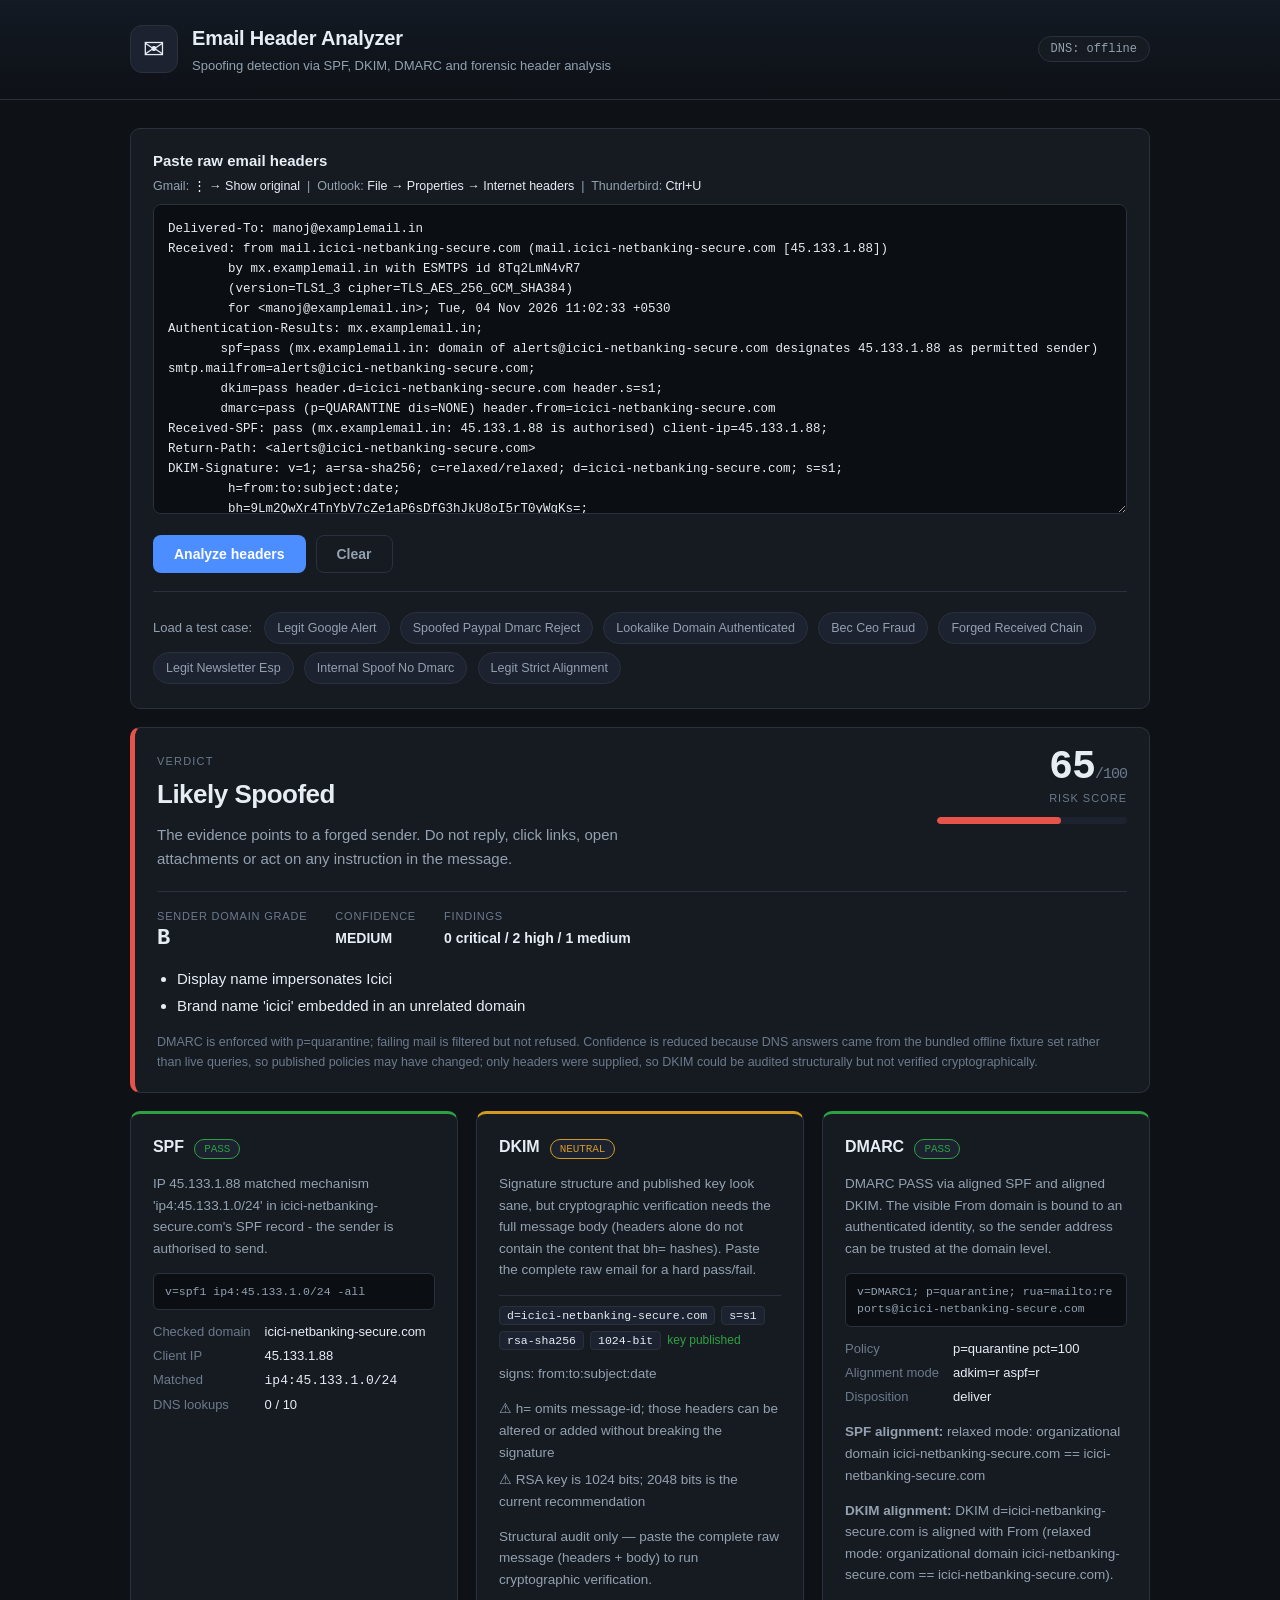
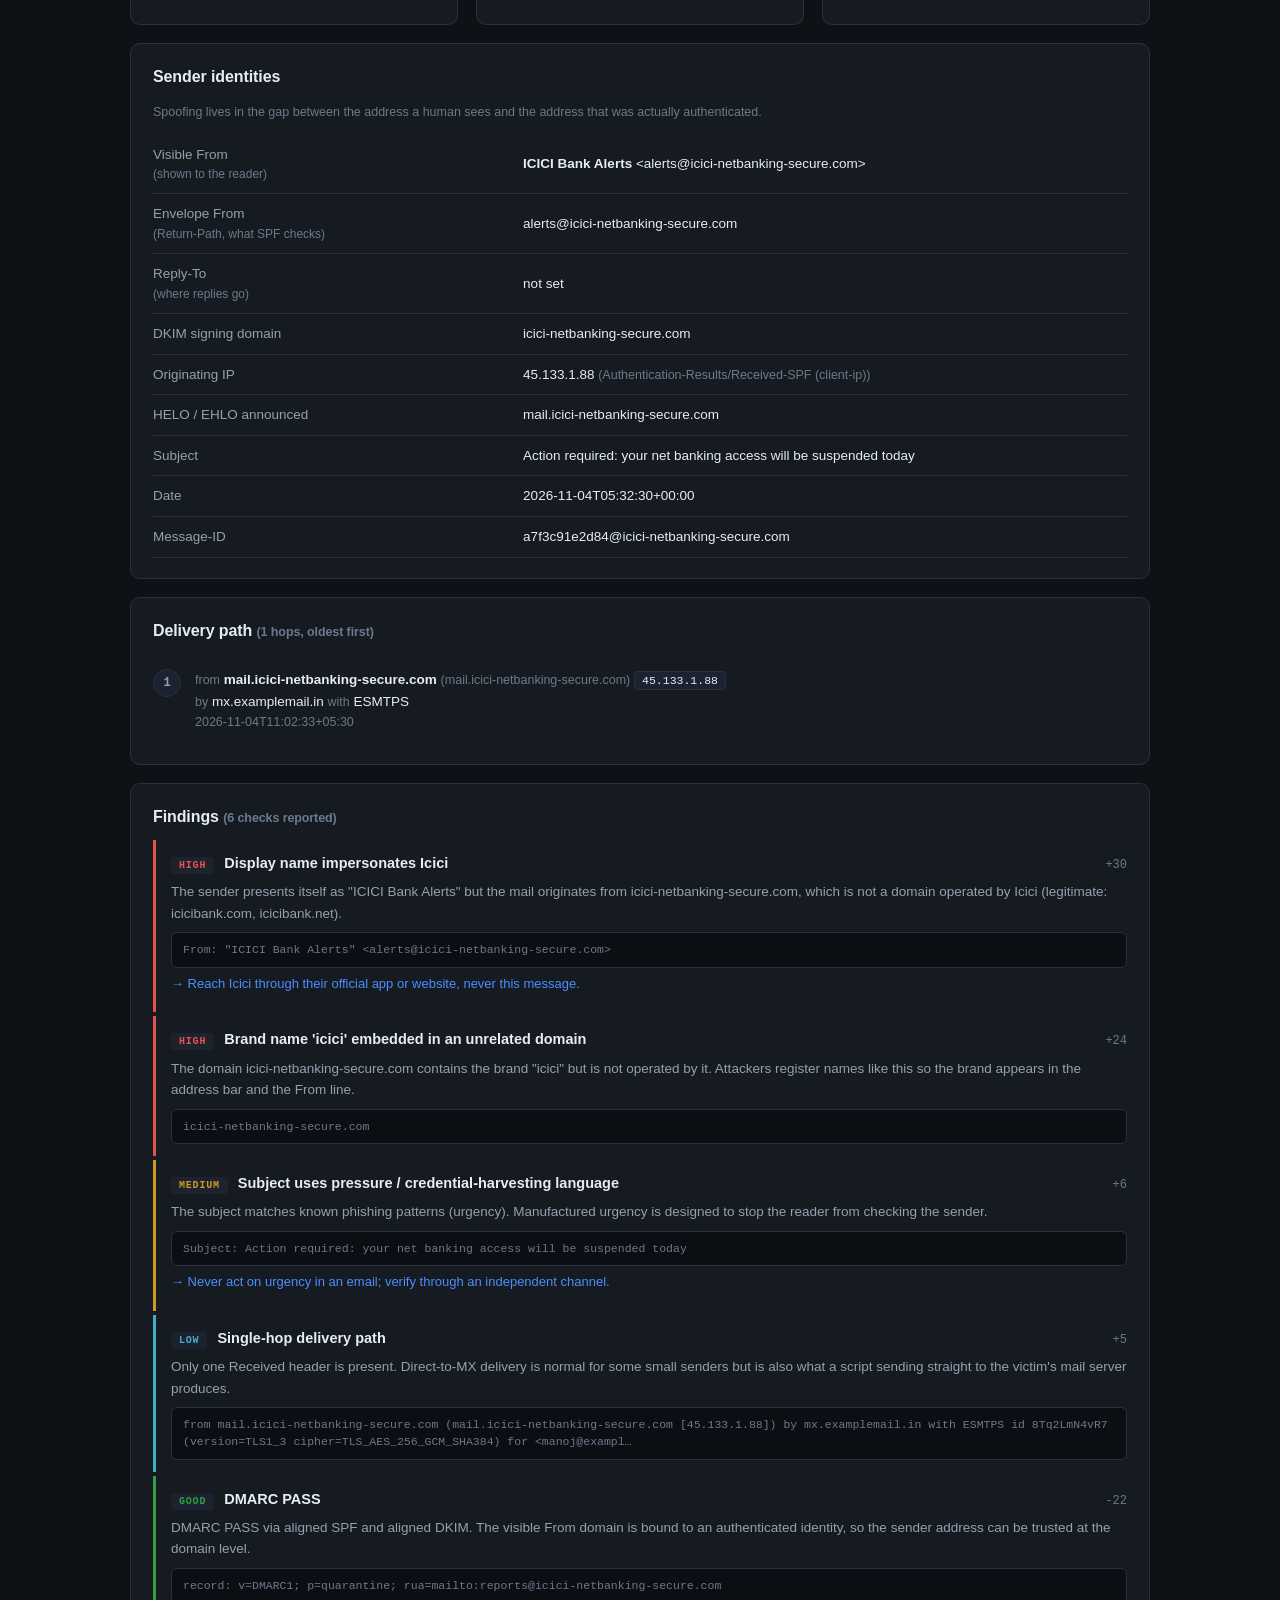
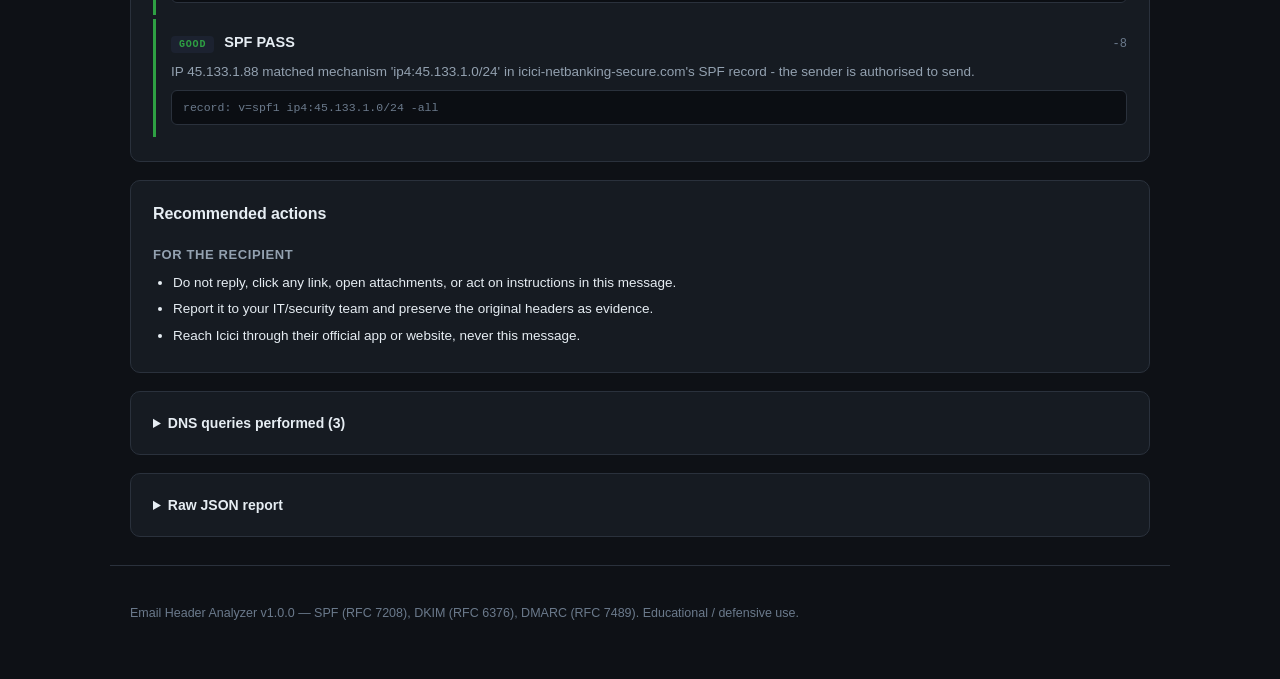
<file: sample_report.html>
<!DOCTYPE html>
<html lang="en">
<head>
<meta charset="utf-8">
<meta name="viewport" content="width=device-width, initial-scale=1">
<title>Email Header Analyzer &mdash; Spoofing Detection</title>
<style>
/* Email Header Analyzer - interface styles */

:root {
  --bg:        #0e1116;
  --panel:     #161b22;
  --panel-2:   #1c2230;
  --line:      #2a313c;
  --ink:       #e6edf3;
  --ink-dim:   #93a1b0;
  --ink-faint: #6b7a8c;
  --accent:    #4c8dff;

  --ok:       #2ea043;
  --low:      #3fb0c9;
  --warn:     #d29922;
  --bad:      #e5534b;
  --critical: #b62324;

  --radius: 10px;
  --mono: ui-monospace, SFMono-Regular, "SF Mono", Menlo, Consolas, monospace;
}

* { box-sizing: border-box; }

body {
  margin: 0;
  background: var(--bg);
  color: var(--ink);
  font: 15px/1.6 -apple-system, BlinkMacSystemFont, "Segoe UI", Roboto, Inter, sans-serif;
  -webkit-font-smoothing: antialiased;
}

.wrap { max-width: 1060px; margin: 0 auto; padding: 0 20px; }

/* ---------------- masthead ---------------- */
.masthead {
  border-bottom: 1px solid var(--line);
  background: linear-gradient(180deg, #131a24, #0e1116);
  padding: 22px 0;
  margin-bottom: 28px;
}
.masthead .wrap { display: flex; align-items: center; justify-content: space-between; gap: 16px; }
.brand { display: flex; align-items: center; gap: 14px; }
.logo {
  font-size: 26px; width: 48px; height: 48px; flex: none;
  display: grid; place-items: center;
  background: var(--panel-2); border: 1px solid var(--line); border-radius: 12px;
}
.masthead h1 { font-size: 20px; margin: 0; letter-spacing: -0.2px; }
.tagline { margin: 2px 0 0; color: var(--ink-dim); font-size: 13px; }
.dns-badge {
  font: 12px var(--mono); color: var(--ink-dim);
  border: 1px solid var(--line); border-radius: 999px; padding: 5px 12px;
  background: var(--panel); white-space: nowrap;
}

/* ---------------- cards ---------------- */
.card {
  background: var(--panel);
  border: 1px solid var(--line);
  border-radius: var(--radius);
  padding: 20px 22px;
  margin-bottom: 18px;
}
.card h3 { margin: 0 0 10px; font-size: 16px; letter-spacing: -0.1px; }
.card h4 { margin: 18px 0 6px; font-size: 13px; text-transform: uppercase;
           letter-spacing: 0.6px; color: var(--ink-dim); }

.alert {
  background: rgba(229,83,75,.12); border: 1px solid var(--bad);
  color: #ffb3ae; padding: 12px 16px; border-radius: var(--radius); margin-bottom: 18px;
}

/* ---------------- input ---------------- */
.field-label { display: block; font-weight: 600; margin-bottom: 8px; }
.hint { display: block; font-weight: 400; font-size: 12.5px; color: var(--ink-dim); margin-top: 3px; }
.hint em { color: var(--ink); font-style: normal; }

textarea {
  width: 100%; background: #0b0e13; color: var(--ink);
  border: 1px solid var(--line); border-radius: 8px;
  padding: 14px; font: 12.5px/1.6 var(--mono); resize: vertical;
}
textarea:focus { outline: none; border-color: var(--accent); box-shadow: 0 0 0 3px rgba(76,141,255,.15); }

.actions { display: flex; gap: 10px; margin-top: 14px; }
.btn-primary, .btn-ghost {
  font-size: 14px; font-weight: 600; padding: 10px 20px;
  border-radius: 8px; cursor: pointer; border: 1px solid transparent;
}
.btn-primary { background: var(--accent); color: #fff; }
.btn-primary:hover { background: #3b7ef0; }
.btn-ghost { background: transparent; color: var(--ink-dim); border-color: var(--line); }
.btn-ghost:hover { color: var(--ink); border-color: var(--ink-faint); }

.samples { margin-top: 18px; padding-top: 16px; border-top: 1px solid var(--line); }
.samples-label { font-size: 13px; color: var(--ink-dim); margin-right: 8px; }
.chip {
  display: inline-block; margin: 4px 6px 4px 0; padding: 5px 12px;
  background: var(--panel-2); border: 1px solid var(--line); border-radius: 999px;
  color: var(--ink-dim); text-decoration: none; font-size: 12.5px;
}
.chip:hover { color: var(--ink); border-color: var(--accent); }

/* ---------------- verdict ---------------- */
.verdict { border-left: 5px solid var(--low); }
.band-ok       { border-left-color: var(--ok); }
.band-low      { border-left-color: var(--low); }
.band-warn     { border-left-color: var(--warn); }
.band-bad      { border-left-color: var(--bad); }
.band-critical { border-left-color: var(--critical); }

.band-ok .gauge-fill       { background: var(--ok); }
.band-low .gauge-fill      { background: var(--low); }
.band-warn .gauge-fill     { background: var(--warn); }
.band-bad .gauge-fill      { background: var(--bad); }
.band-critical .gauge-fill { background: var(--critical); }

.verdict-main { display: flex; justify-content: space-between; gap: 28px; align-items: flex-start; }
.verdict-text h2 { margin: 2px 0 8px; font-size: 26px; letter-spacing: -0.5px; }
.verdict-text p { margin: 0; color: var(--ink-dim); max-width: 60ch; }
.eyebrow { font-size: 11px; text-transform: uppercase; letter-spacing: 1.2px; color: var(--ink-faint); }

.gauge { text-align: right; flex: none; min-width: 190px; }
.gauge-number { font: 700 40px/1 var(--mono); letter-spacing: -1px; }
.gauge-number span { font-size: 15px; color: var(--ink-faint); font-weight: 400; }
.gauge-label { font-size: 11px; text-transform: uppercase; letter-spacing: 1px; color: var(--ink-faint); margin-top: 2px; }
.gauge-track { height: 7px; background: var(--panel-2); border-radius: 999px; margin-top: 10px; overflow: hidden; }
.gauge-fill { height: 100%; border-radius: 999px; }

.verdict-meta { display: flex; flex-wrap: wrap; gap: 28px; margin-top: 20px;
                padding-top: 16px; border-top: 1px solid var(--line); }
.meta-k { display: block; font-size: 11px; text-transform: uppercase;
          letter-spacing: 0.8px; color: var(--ink-faint); }
.meta-v { font-weight: 600; font-size: 14px; }
.meta-v.grade { font: 700 22px var(--mono); }

.reasons { margin: 16px 0 0; padding-left: 20px; }
.reasons li { margin: 3px 0; }
.fineprint { font-size: 12.5px; color: var(--ink-faint); margin: 14px 0 0; }

/* ---------------- authentication cards ---------------- */
.auth-grid { display: grid; grid-template-columns: repeat(auto-fit, minmax(300px, 1fr)); gap: 18px; }
.auth { border-top: 3px solid var(--line); }
.auth p { font-size: 13.5px; color: var(--ink-dim); }
.res-pass { border-top-color: var(--ok); }
.res-fail { border-top-color: var(--bad); }
.res-warn { border-top-color: var(--warn); }
.res-none { border-top-color: var(--ink-faint); }

.pill { font: 11px var(--mono); padding: 3px 9px; border-radius: 999px;
        background: var(--panel-2); border: 1px solid var(--line); margin-left: 6px; }
.res-pass .pill { color: var(--ok); border-color: var(--ok); }
.res-fail .pill { color: var(--bad); border-color: var(--bad); }
.res-warn .pill { color: var(--warn); border-color: var(--warn); }

.rec { background: #0b0e13; border: 1px solid var(--line); border-radius: 6px;
       padding: 9px 11px; font: 11.5px/1.5 var(--mono); overflow-x: auto;
       white-space: pre-wrap; word-break: break-all; color: var(--ink-dim); }

dl { display: grid; grid-template-columns: auto 1fr; gap: 3px 14px; margin: 12px 0 0; font-size: 13px; }
dt { color: var(--ink-faint); }
dd { margin: 0; }

.sig { border-top: 1px solid var(--line); padding-top: 10px; margin-top: 10px; }
.sig-head { display: flex; flex-wrap: wrap; gap: 6px; align-items: center; }
.sig-head code, .hop-body code {
  font: 11.5px var(--mono); background: var(--panel-2);
  border: 1px solid var(--line); border-radius: 4px; padding: 2px 7px;
}
.tick  { color: var(--ok);  font-size: 12px; }
.cross { color: var(--bad); font-size: 12px; }
.warn  { color: var(--warn); font-size: 12.5px; margin: 6px 0; }
.muted { color: var(--ink-faint); font-size: 12.5px; }

/* ---------------- tables ---------------- */
table.kv { width: 100%; border-collapse: collapse; font-size: 13.5px; margin-top: 10px; }
table.kv th { text-align: left; font-weight: 500; color: var(--ink-dim);
              padding: 9px 14px 9px 0; vertical-align: top; width: 38%;
              border-bottom: 1px solid var(--line); }
table.kv th em { color: var(--ink-faint); font-style: normal; font-size: 12px; display: block; }
table.kv td { padding: 9px 0; border-bottom: 1px solid var(--line); word-break: break-word; }
td.highlight { color: var(--warn); font-weight: 600; }

table.dnslog { width: 100%; border-collapse: collapse; font-size: 12px; margin-top: 12px; }
table.dnslog th { text-align: left; color: var(--ink-faint); padding: 6px 10px 6px 0;
                  border-bottom: 1px solid var(--line); font-weight: 500; }
table.dnslog td { padding: 5px 10px 5px 0; border-bottom: 1px solid #20262f; vertical-align: top; }
table.dnslog .ans { font: 11px var(--mono); color: var(--ink-dim); word-break: break-all; max-width: 420px; }

/* ---------------- hops ---------------- */
ol.hops { list-style: none; margin: 14px 0 0; padding: 0; }
ol.hops li { display: flex; gap: 14px; padding: 12px 0; border-bottom: 1px solid var(--line); }
ol.hops li:last-child { border-bottom: none; }
.hop-n { flex: none; width: 28px; height: 28px; border-radius: 50%;
         background: var(--panel-2); border: 1px solid var(--line);
         display: grid; place-items: center; font: 600 12px var(--mono); color: var(--ink-dim); }
.hop-body { font-size: 13.5px; }
.hop-bad .hop-n { border-color: var(--bad); color: var(--bad); }
.badge, .badge-bad { font: 11px var(--mono); padding: 2px 8px; border-radius: 999px;
                     background: var(--panel-2); border: 1px solid var(--line); margin-left: 6px; }
.badge-bad { color: var(--bad); border-color: var(--bad); }

/* ---------------- findings ---------------- */
.finding { border-left: 3px solid var(--line); padding: 12px 0 12px 15px; margin-bottom: 4px; }
.finding p { margin: 6px 0; font-size: 13.5px; color: var(--ink-dim); }
.finding-head { display: flex; align-items: baseline; gap: 10px; flex-wrap: wrap; }
.finding-title { font-weight: 600; font-size: 14.5px; color: var(--ink); }
.sev { font: 700 10px var(--mono); letter-spacing: 0.8px; padding: 3px 8px;
       border-radius: 4px; background: var(--panel-2); }
.score { margin-left: auto; font: 12px var(--mono); color: var(--ink-faint); }

.sev-critical { border-left-color: var(--critical); }
.sev-critical .sev { background: var(--critical); color: #fff; }
.sev-high { border-left-color: var(--bad); }
.sev-high .sev { color: var(--bad); }
.sev-medium { border-left-color: var(--warn); }
.sev-medium .sev { color: var(--warn); }
.sev-low { border-left-color: var(--low); }
.sev-low .sev { color: var(--low); }
.sev-good { border-left-color: var(--ok); }
.sev-good .sev { color: var(--ok); }
.sev-info .sev { color: var(--ink-faint); }

.evidence { background: #0b0e13; border: 1px solid var(--line); border-radius: 6px;
            padding: 8px 11px; font: 11.5px/1.5 var(--mono); color: var(--ink-faint);
            overflow-x: auto; white-space: pre-wrap; word-break: break-word; margin: 8px 0 0; }
.rec-line { color: var(--accent) !important; font-size: 13px !important; }

ul.recs { margin: 6px 0 0; padding-left: 20px; }
ul.recs li { margin: 5px 0; font-size: 13.5px; }

/* ---------------- details ---------------- */
details summary { cursor: pointer; font-weight: 600; font-size: 14px; }
details summary::-webkit-details-marker { color: var(--ink-faint); }
pre.json { background: #0b0e13; border: 1px solid var(--line); border-radius: 6px;
           padding: 14px; font: 11.5px/1.5 var(--mono); color: var(--ink-dim);
           max-height: 460px; overflow: auto; margin-top: 12px; }

.foot { color: var(--ink-faint); font-size: 12.5px; padding: 24px 20px 40px;
        border-top: 1px solid var(--line); margin-top: 28px; }

@media (max-width: 680px) {
  .verdict-main { flex-direction: column; }
  .gauge { text-align: left; }
  .masthead .wrap { flex-direction: column; align-items: flex-start; }
  table.kv th { width: 44%; }
}

</style>
</head>
<body>

<header class="masthead">
  <div class="wrap">
    <div class="brand">
      <span class="logo">&#9993;</span>
      <div>
        <h1>Email Header Analyzer</h1>
        <p class="tagline">Spoofing detection via SPF, DKIM, DMARC and forensic header analysis</p>
      </div>
    </div>
    <span class="dns-badge" title="DNS resolution mode">DNS: offline</span>
  </div>
</header>

<main class="wrap">

  

  <section class="card input-card">
    <form onsubmit="return false">
      <label for="headers" class="field-label">
        Paste raw email headers
        <span class="hint">Gmail: <em>&#8942; &rarr; Show original</em> &nbsp;|&nbsp;
          Outlook: <em>File &rarr; Properties &rarr; Internet headers</em> &nbsp;|&nbsp;
          Thunderbird: <em>Ctrl+U</em></span>
      </label>
      <textarea id="headers" name="headers" rows="14" spellcheck="false"
                placeholder="Delivered-To: you@example.com&#10;Received: from ...&#10;Authentication-Results: ...&#10;From: ...&#10;Subject: ...">Delivered-To: manoj@examplemail.in
Received: from mail.icici-netbanking-secure.com (mail.icici-netbanking-secure.com [45.133.1.88])
        by mx.examplemail.in with ESMTPS id 8Tq2LmN4vR7
        (version=TLS1_3 cipher=TLS_AES_256_GCM_SHA384)
        for &lt;manoj@examplemail.in&gt;; Tue, 04 Nov 2026 11:02:33 +0530
Authentication-Results: mx.examplemail.in;
       spf=pass (mx.examplemail.in: domain of alerts@icici-netbanking-secure.com designates 45.133.1.88 as permitted sender) smtp.mailfrom=alerts@icici-netbanking-secure.com;
       dkim=pass header.d=icici-netbanking-secure.com header.s=s1;
       dmarc=pass (p=QUARANTINE dis=NONE) header.from=icici-netbanking-secure.com
Received-SPF: pass (mx.examplemail.in: 45.133.1.88 is authorised) client-ip=45.133.1.88;
Return-Path: &lt;alerts@icici-netbanking-secure.com&gt;
DKIM-Signature: v=1; a=rsa-sha256; c=relaxed/relaxed; d=icici-netbanking-secure.com; s=s1;
        h=from:to:subject:date;
        bh=9Lm2QwXr4TnYbV7cZe1aP6sDfG3hJkU8oI5rT0yWqKs=;
        b=Hn4kPwQ2mLxR9vBcT7yZaE1sDgF6jU0oXiR8kQaP2nZlE5yHbD9cVwSjU7tOmG3xKf
         A1dNqY8rLpZw6vBhT4cJmE0sXgI9uRtFyO2aQdWkN5bHlP7zCvMjS8eKxA1nTgY4rD6
         pQmLfX2wZaB9tVsE3hKcNyU0oIjRgT7lMdPbA5xWnQ4vCeH1kFzSu8ryJmO6qXtGwP
From: &#34;ICICI Bank Alerts&#34; &lt;alerts@icici-netbanking-secure.com&gt;
To: manoj@examplemail.in
Subject: Action required: your net banking access will be suspended today
Date: Tue, 04 Nov 2026 05:32:30 +0000
Message-ID: &lt;a7f3c91e2d84@icici-netbanking-secure.com&gt;
MIME-Version: 1.0
Content-Type: text/html; charset=&#34;UTF-8&#34;
</textarea>
      <div class="actions">
        <button type="submit" class="btn-primary">Analyze headers</button>
        <button type="reset" class="btn-ghost" onclick="document.getElementById('headers').value='';return false;">Clear</button>
      </div>
    </form>

    <div class="samples">
      <span class="samples-label">Load a test case:</span>
      
        <a class="chip" href="/sample/01_legit_google_alert.eml">Legit Google Alert</a>
      
        <a class="chip" href="/sample/02_spoofed_paypal_dmarc_reject.eml">Spoofed Paypal Dmarc Reject</a>
      
        <a class="chip" href="/sample/03_lookalike_domain_authenticated.eml">Lookalike Domain Authenticated</a>
      
        <a class="chip" href="/sample/04_bec_ceo_fraud.eml">Bec Ceo Fraud</a>
      
        <a class="chip" href="/sample/05_forged_received_chain.eml">Forged Received Chain</a>
      
        <a class="chip" href="/sample/06_legit_newsletter_esp.eml">Legit Newsletter Esp</a>
      
        <a class="chip" href="/sample/07_internal_spoof_no_dmarc.eml">Internal Spoof No Dmarc</a>
      
        <a class="chip" href="/sample/08_legit_strict_alignment.eml">Legit Strict Alignment</a>
      
    </div>
  </section>

  
  
  
  
  

  <section class="card verdict band-bad">
    <div class="verdict-main">
      <div class="verdict-text">
        <span class="eyebrow">Verdict</span>
        <h2>Likely Spoofed</h2>
        <p>The evidence points to a forged sender. Do not reply, click links, open attachments or act on any instruction in the message.</p>
      </div>
      <div class="gauge">
        <div class="gauge-number">65<span>/100</span></div>
        <div class="gauge-label">risk score</div>
        <div class="gauge-track"><div class="gauge-fill" style="width: 65%"></div></div>
      </div>
    </div>

    <div class="verdict-meta">
      <div><span class="meta-k">Sender domain grade</span><span class="meta-v grade">B</span></div>
      <div><span class="meta-k">Confidence</span><span class="meta-v">MEDIUM</span></div>
      <div><span class="meta-k">Findings</span><span class="meta-v">0 critical / 2 high / 1 medium</span></div>
    </div>

    
    <ul class="reasons">
      <li>Display name impersonates Icici</li><li>Brand name &#39;icici&#39; embedded in an unrelated domain</li>
    </ul>
    
    <p class="fineprint">DMARC is enforced with p=quarantine; failing mail is filtered but not refused. Confidence is reduced because DNS answers came from the bundled offline fixture set rather than live queries, so published policies may have changed; only headers were supplied, so DKIM could be audited structurally but not verified cryptographically.</p>
  </section>

  <section class="auth-grid">
    <div class="card auth res-pass">
      <h3>SPF <span class="pill">PASS</span></h3>
      <p>IP 45.133.1.88 matched mechanism &#39;ip4:45.133.1.0/24&#39; in icici-netbanking-secure.com&#39;s SPF record - the sender is authorised to send.</p>
      <pre class="rec">v=spf1 ip4:45.133.1.0/24 -all</pre>
      <dl>
        <dt>Checked domain</dt><dd>icici-netbanking-secure.com</dd>
        <dt>Client IP</dt><dd>45.133.1.88</dd>
        <dt>Matched</dt><dd><code>ip4:45.133.1.0/24</code></dd>
        <dt>DNS lookups</dt><dd>0 / 10</dd>
      </dl>
      
    </div>

    <div class="card auth res-warn">
      <h3>DKIM <span class="pill">NEUTRAL</span></h3>
      <p>Signature structure and published key look sane, but cryptographic verification needs the full message body (headers alone do not contain the content that bh= hashes). Paste the complete raw email for a hard pass/fail.</p>
      
        <div class="sig">
          <div class="sig-head">
            <code>d=icici-netbanking-secure.com</code> <code>s=s1</code>
            <code>rsa-sha256</code>
            <code>1024-bit</code>
            <span class="tick">key published</span>
            
          </div>
          <p class="muted">signs: from:to:subject:date</p>
          <p class="warn">⚠ h= omits message-id; those headers can be altered or added without breaking the signature</p><p class="warn">⚠ RSA key is 1024 bits; 2048 bits is the current recommendation</p>
        </div>
      
      
        <p class="muted">Structural audit only — paste the complete raw message (headers + body)
        to run cryptographic verification.</p>
      
    </div>

    <div class="card auth res-pass">
      <h3>DMARC <span class="pill">PASS</span></h3>
      <p>DMARC PASS via aligned SPF and aligned DKIM. The visible From domain is bound to an authenticated identity, so the sender address can be trusted at the domain level.</p>
      <pre class="rec">v=DMARC1; p=quarantine; rua=mailto:reports@icici-netbanking-secure.com</pre>
      <dl>
        <dt>Policy</dt><dd>p=quarantine pct=100</dd>
        <dt>Alignment mode</dt><dd>adkim=r aspf=r</dd>
        <dt>Disposition</dt><dd>deliver</dd>
      </dl>
      <p class="muted"><strong>SPF alignment:</strong> relaxed mode: organizational domain icici-netbanking-secure.com == icici-netbanking-secure.com</p>
      <p class="muted"><strong>DKIM alignment:</strong> DKIM d=icici-netbanking-secure.com is aligned with From (relaxed mode: organizational domain icici-netbanking-secure.com == icici-netbanking-secure.com).</p>
      
    </div>
  </section>

  <section class="card">
    <h3>Sender identities</h3>
    <p class="muted">Spoofing lives in the gap between the address a human sees and the
    address that was actually authenticated.</p>
    <table class="kv">
      <tr><th>Visible From <em>(shown to the reader)</em></th><td>
        <strong>ICICI Bank Alerts</strong> 
        &lt;alerts@icici-netbanking-secure.com&gt;</td></tr>
      <tr><th>Envelope From <em>(Return-Path, what SPF checks)</em></th><td>alerts@icici-netbanking-secure.com</td></tr>
      <tr><th>Reply-To <em>(where replies go)</em></th><td
        >not set</td></tr>
      <tr><th>DKIM signing domain</th><td>icici-netbanking-secure.com</td></tr>
      <tr><th>Originating IP</th><td>45.133.1.88
        <span class="muted">(Authentication-Results/Received-SPF (client-ip))</span></td></tr>
      <tr><th>HELO / EHLO announced</th><td>mail.icici-netbanking-secure.com</td></tr>
      <tr><th>Subject</th><td>Action required: your net banking access will be suspended today</td></tr>
      <tr><th>Date</th><td>2026-11-04T05:32:30+00:00</td></tr>
      <tr><th>Message-ID</th><td>a7f3c91e2d84@icici-netbanking-secure.com</td></tr>
    </table>
  </section>

  
  <section class="card">
    <h3>Delivery path <span class="muted">(1 hops, oldest first)</span></h3>
    <ol class="hops">
      
      <li class="">
        <div class="hop-n">1</div>
        <div class="hop-body">
          <div><span class="muted">from</span> <strong>mail.icici-netbanking-secure.com</strong>
            <span class="muted">(mail.icici-netbanking-secure.com)</span>
            <code>45.133.1.88</code></div>
          <div><span class="muted">by</span> mx.examplemail.in
            <span class="muted">with</span> ESMTPS</div>
          <div class="muted">2026-11-04T11:02:33+05:30
            
          </div>
        </div>
      </li>
      
    </ol>
  </section>
  

  <section class="card">
    <h3>Findings <span class="muted">(6 checks reported)</span></h3>
    
      <div class="finding sev-high">
        <div class="finding-head">
          <span class="sev">HIGH</span>
          <span class="finding-title">Display name impersonates Icici</span>
          <span class="score">+30</span>
        </div>
        <p>The sender presents itself as &#34;ICICI Bank Alerts&#34; but the mail originates from icici-netbanking-secure.com, which is not a domain operated by Icici (legitimate: icicibank.com, icicibank.net).</p>
        <pre class="evidence">From: &#34;ICICI Bank Alerts&#34; &lt;alerts@icici-netbanking-secure.com&gt;</pre>
        <p class="rec-line">&rarr; Reach Icici through their official app or website, never this message.</p>
      </div>
    
      <div class="finding sev-high">
        <div class="finding-head">
          <span class="sev">HIGH</span>
          <span class="finding-title">Brand name &#39;icici&#39; embedded in an unrelated domain</span>
          <span class="score">+24</span>
        </div>
        <p>The domain icici-netbanking-secure.com contains the brand &#34;icici&#34; but is not operated by it. Attackers register names like this so the brand appears in the address bar and the From line.</p>
        <pre class="evidence">icici-netbanking-secure.com</pre>
        
      </div>
    
      <div class="finding sev-medium">
        <div class="finding-head">
          <span class="sev">MEDIUM</span>
          <span class="finding-title">Subject uses pressure / credential-harvesting language</span>
          <span class="score">+6</span>
        </div>
        <p>The subject matches known phishing patterns (urgency). Manufactured urgency is designed to stop the reader from checking the sender.</p>
        <pre class="evidence">Subject: Action required: your net banking access will be suspended today</pre>
        <p class="rec-line">&rarr; Never act on urgency in an email; verify through an independent channel.</p>
      </div>
    
      <div class="finding sev-low">
        <div class="finding-head">
          <span class="sev">LOW</span>
          <span class="finding-title">Single-hop delivery path</span>
          <span class="score">+5</span>
        </div>
        <p>Only one Received header is present. Direct-to-MX delivery is normal for some small senders but is also what a script sending straight to the victim&#39;s mail server produces.</p>
        <pre class="evidence">from mail.icici-netbanking-secure.com (mail.icici-netbanking-secure.com [45.133.1.88]) by mx.examplemail.in with ESMTPS id 8Tq2LmN4vR7 (version=TLS1_3 cipher=TLS_AES_256_GCM_SHA384) for &lt;manoj@exampl…</pre>
        
      </div>
    
      <div class="finding sev-good">
        <div class="finding-head">
          <span class="sev">GOOD</span>
          <span class="finding-title">DMARC PASS</span>
          <span class="score">-22</span>
        </div>
        <p>DMARC PASS via aligned SPF and aligned DKIM. The visible From domain is bound to an authenticated identity, so the sender address can be trusted at the domain level.</p>
        <pre class="evidence">record: v=DMARC1; p=quarantine; rua=mailto:reports@icici-netbanking-secure.com</pre>
        
      </div>
    
      <div class="finding sev-good">
        <div class="finding-head">
          <span class="sev">GOOD</span>
          <span class="finding-title">SPF PASS</span>
          <span class="score">-8</span>
        </div>
        <p>IP 45.133.1.88 matched mechanism &#39;ip4:45.133.1.0/24&#39; in icici-netbanking-secure.com&#39;s SPF record - the sender is authorised to send.</p>
        <pre class="evidence">record: v=spf1 ip4:45.133.1.0/24 -all</pre>
        
      </div>
    
  </section>

  <section class="card">
    <h3>Recommended actions</h3>
    <h4>For the recipient</h4>
    <ul class="recs"><li>Do not reply, click any link, open attachments, or act on instructions in this message.</li><li>Report it to your IT/security team and preserve the original headers as evidence.</li><li>Reach Icici through their official app or website, never this message.</li></ul>
    
  </section>

  <details class="card">
    <summary>DNS queries performed (3)</summary>
    <table class="dnslog">
      <tr><th>Name</th><th>Type</th><th>Source</th><th>Answer</th></tr>
      
      <tr><td><code>icici-netbanking-secure.com</code></td><td>TXT</td><td>fixture</td>
          <td class="ans">v=spf1 ip4:45.133.1.0/24 -all</td></tr>
      
      <tr><td><code>s1._domainkey.icici-netbanking-secure.com</code></td><td>TXT</td><td>fixture</td>
          <td class="ans">v=DKIM1; k=rsa; p=MIGfMA0GCSqGSIb3DQEBAQUAA4GNADCBiQKBgQC6W2CAqUDZzLY0CTk5mLJPrD7IznXB5KodbRWm8QVnxTAXoa5JwaQ1hojnt331iMHwcRD8XEjWu8M6TZO7w+vILlBj2GsRdVhbf3AxguvvUmEmS+npd34brB0Ixw4U+6GJnawXKvrouPgISZyuT/Dtc6KxpgykVgvCpw706k/mMwIDAQAB</td></tr>
      
      <tr><td><code>_dmarc.icici-netbanking-secure.com</code></td><td>TXT</td><td>fixture</td>
          <td class="ans">v=DMARC1; p=quarantine; rua=mailto:reports@icici-netbanking-secure.com</td></tr>
      
    </table>
  </details>

  <details class="card">
    <summary>Raw JSON report</summary>
    <pre class="json">{
  &#34;meta&#34;: {
    &#34;tool&#34;: &#34;Email Header Analyzer for Spoofing Detection&#34;,
    &#34;version&#34;: &#34;1.0.0&#34;,
    &#34;analyzed_at&#34;: &#34;2026-11-10T05:13:44.282952+00:00&#34;,
    &#34;duration_seconds&#34;: 0.007,
    &#34;dns&#34;: {
      &#34;mode&#34;: &#34;offline&#34;,
      &#34;queries&#34;: 3,
      &#34;live_answers&#34;: 0,
      &#34;fixture_answers&#34;: 3,
      &#34;log&#34;: [
        {
          &#34;name&#34;: &#34;icici-netbanking-secure.com&#34;,
          &#34;type&#34;: &#34;TXT&#34;,
          &#34;source&#34;: &#34;fixture&#34;,
          &#34;records&#34;: &#34;v=spf1 ip4:45.133.1.0/24 -all&#34;,
          &#34;error&#34;: &#34;&#34;
        },
        {
          &#34;name&#34;: &#34;s1._domainkey.icici-netbanking-secure.com&#34;,
          &#34;type&#34;: &#34;TXT&#34;,
          &#34;source&#34;: &#34;fixture&#34;,
          &#34;records&#34;: &#34;v=DKIM1; k=rsa; p=MIGfMA0GCSqGSIb3DQEBAQUAA4GNADCBiQKBgQC6W2CAqUDZzLY0CTk5mLJPrD7IznXB5KodbRWm8QVnxTAXoa5JwaQ1hojnt331iMHwcRD8XEjWu8M6TZO7w+vILlBj2GsRdVhbf3AxguvvUmEmS+npd34brB0Ixw4U+6GJnawXKvrouPgISZyuT/Dtc6KxpgykVgvCpw706k/mMwIDAQAB&#34;,
          &#34;error&#34;: &#34;&#34;
        },
        {
          &#34;name&#34;: &#34;_dmarc.icici-netbanking-secure.com&#34;,
          &#34;type&#34;: &#34;TXT&#34;,
          &#34;source&#34;: &#34;fixture&#34;,
          &#34;records&#34;: &#34;v=DMARC1; p=quarantine; rua=mailto:reports@icici-netbanking-secure.com&#34;,
          &#34;error&#34;: &#34;&#34;
        }
      ]
    },
    &#34;dns_live&#34;: false,
    &#34;full_message_supplied&#34;: false
  },
  &#34;message&#34;: {
    &#34;from_display&#34;: &#34;ICICI Bank Alerts&#34;,
    &#34;from_address&#34;: &#34;alerts@icici-netbanking-secure.com&#34;,
    &#34;from_domain&#34;: &#34;icici-netbanking-secure.com&#34;,
    &#34;return_path&#34;: &#34;alerts@icici-netbanking-secure.com&#34;,
    &#34;return_path_domain&#34;: &#34;icici-netbanking-secure.com&#34;,
    &#34;reply_to&#34;: &#34;&#34;,
    &#34;reply_to_domain&#34;: &#34;&#34;,
    &#34;to&#34;: &#34;manoj@examplemail.in&#34;,
    &#34;subject&#34;: &#34;Action required: your net banking access will be suspended today&#34;,
    &#34;date&#34;: &#34;2026-11-04T05:32:30+00:00&#34;,
    &#34;message_id&#34;: &#34;a7f3c91e2d84@icici-netbanking-secure.com&#34;,
    &#34;message_id_domain&#34;: &#34;icici-netbanking-secure.com&#34;,
    &#34;x_mailer&#34;: &#34;&#34;,
    &#34;client_ip&#34;: &#34;45.133.1.88&#34;,
    &#34;client_ip_source&#34;: &#34;Authentication-Results/Received-SPF (client-ip)&#34;,
    &#34;helo&#34;: &#34;mail.icici-netbanking-secure.com&#34;,
    &#34;hop_count&#34;: 1,
    &#34;hops&#34;: [
      {
        &#34;index&#34;: 1,
        &#34;from_host&#34;: &#34;mail.icici-netbanking-secure.com&#34;,
        &#34;from_rdns&#34;: &#34;mail.icici-netbanking-secure.com&#34;,
        &#34;from_ip&#34;: &#34;45.133.1.88&#34;,
        &#34;by_host&#34;: &#34;mx.examplemail.in&#34;,
        &#34;protocol&#34;: &#34;ESMTPS&#34;,
        &#34;tls&#34;: true,
        &#34;recipient&#34;: &#34;manoj@examplemail.in&#34;,
        &#34;timestamp&#34;: &#34;2026-11-04T11:02:33+05:30&#34;,
        &#34;delay_seconds&#34;: null,
        &#34;raw&#34;: &#34;from mail.icici-netbanking-secure.com (mail.icici-netbanking-secure.com [45.133.1.88]) by mx.examplemail.in with ESMTPS id 8Tq2LmN4vR7 (version=TLS1_3 cipher=TLS_AES_256_GCM_SHA384) for &lt;manoj@examplemail.in&gt;; Tue, 04 Nov 2026 11:02:33 +0530&#34;
      }
    ],
    &#34;has_body&#34;: false,
    &#34;header_count&#34;: 13
  },
  &#34;identities&#34;: {
    &#34;visible_from&#34;: &#34;alerts@icici-netbanking-secure.com&#34;,
    &#34;visible_from_domain&#34;: &#34;icici-netbanking-secure.com&#34;,
    &#34;visible_from_org&#34;: &#34;icici-netbanking-secure.com&#34;,
    &#34;envelope_from&#34;: &#34;alerts@icici-netbanking-secure.com&#34;,
    &#34;envelope_from_domain&#34;: &#34;icici-netbanking-secure.com&#34;,
    &#34;reply_to&#34;: &#34;&#34;,
    &#34;dkim_domains&#34;: [
      &#34;icici-netbanking-secure.com&#34;
    ],
    &#34;originating_ip&#34;: &#34;45.133.1.88&#34;,
    &#34;originating_ip_source&#34;: &#34;Authentication-Results/Received-SPF (client-ip)&#34;,
    &#34;helo&#34;: &#34;mail.icici-netbanking-secure.com&#34;
  },
  &#34;authentication&#34;: {
    &#34;spf&#34;: {
      &#34;result&#34;: &#34;pass&#34;,
      &#34;domain&#34;: &#34;icici-netbanking-secure.com&#34;,
      &#34;record&#34;: &#34;v=spf1 ip4:45.133.1.0/24 -all&#34;,
      &#34;matched_mechanism&#34;: &#34;ip4:45.133.1.0/24&#34;,
      &#34;explanation&#34;: &#34;IP 45.133.1.88 matched mechanism &#39;ip4:45.133.1.0/24&#39; in icici-netbanking-secure.com&#39;s SPF record - the sender is authorised to send.&#34;,
      &#34;lookups_used&#34;: 0,
      &#34;warnings&#34;: [],
      &#34;trace&#34;: [
        &#34;icici-netbanking-secure.com: v=spf1 ip4:45.133.1.0/24 -all&#34;
      ],
      &#34;checked_ip&#34;: &#34;45.133.1.88&#34;
    },
    &#34;spf_summary&#34;: &#34;SPF PASS - the sending IP is authorised by the envelope domain.&#34;,
    &#34;dkim&#34;: {
      &#34;result&#34;: &#34;neutral&#34;,
      &#34;cryptographic&#34;: false,
      &#34;verified_domains&#34;: [
        &#34;icici-netbanking-secure.com&#34;
      ],
      &#34;explanation&#34;: &#34;Signature structure and published key look sane, but cryptographic verification needs the full message body (headers alone do not contain the content that bh= hashes). Paste the complete raw email for a hard pass/fail.&#34;,
      &#34;signatures&#34;: [
        {
          &#34;index&#34;: 1,
          &#34;domain&#34;: &#34;icici-netbanking-secure.com&#34;,
          &#34;selector&#34;: &#34;s1&#34;,
          &#34;algorithm&#34;: &#34;rsa-sha256&#34;,
          &#34;canonicalization&#34;: &#34;relaxed/relaxed&#34;,
          &#34;signed_headers&#34;: [
            &#34;from&#34;,
            &#34;to&#34;,
            &#34;subject&#34;,
            &#34;date&#34;
          ],
          &#34;identity&#34;: &#34;&#34;,
          &#34;body_length_limit&#34;: null,
          &#34;timestamp&#34;: null,
          &#34;expiry&#34;: null,
          &#34;key_found&#34;: true,
          &#34;key_type&#34;: &#34;rsa&#34;,
          &#34;key_bits&#34;: 1024,
          &#34;key_revoked&#34;: false,
          &#34;key_testing&#34;: false,
          &#34;verified&#34;: null,
          &#34;verify_detail&#34;: &#34;&#34;,
          &#34;issues&#34;: [
            &#34;h= omits message-id; those headers can be altered or added without breaking the signature&#34;,
            &#34;RSA key is 1024 bits; 2048 bits is the current recommendation&#34;
          ],
          &#34;raw&#34;: &#34;v=1; a=rsa-sha256; c=relaxed/relaxed; d=icici-netbanking-secure.com; s=s1; h=from:to:subject:date; bh=9Lm2QwXr4TnYbV7cZe1aP6sDfG3hJkU8oI5rT0yWqKs=; b=Hn4kPwQ2mLxR9vBcT7yZaE1sDgF6jU0oXiR8kQaP2nZlE5yHbD9cVwSjU7tOmG3xKf A1dNqY8rLpZw6vBhT4cJmE0sXgI9uRtFyO2aQdWkN5bHlP7zCvMjS8eKxA1nTgY4rD6 pQmLfX2wZaB9tV\u2026&#34;
        }
      ]
    },
    &#34;dkim_summary&#34;: &#34;Signature structure and published key look sane, but cryptographic verification needs the full message body (headers alone do not contain the content that bh= hashes). Paste the complete raw email for a hard pass/fail.&#34;,
    &#34;dmarc&#34;: {
      &#34;found&#34;: true,
      &#34;record&#34;: &#34;v=DMARC1; p=quarantine; rua=mailto:reports@icici-netbanking-secure.com&#34;,
      &#34;located_at&#34;: &#34;_dmarc.icici-netbanking-secure.com&#34;,
      &#34;from_domain&#34;: &#34;icici-netbanking-secure.com&#34;,
      &#34;org_domain&#34;: &#34;icici-netbanking-secure.com&#34;,
      &#34;policy&#34;: &#34;quarantine&#34;,
      &#34;subdomain_policy&#34;: &#34;&#34;,
      &#34;pct&#34;: 100,
      &#34;adkim&#34;: &#34;r&#34;,
      &#34;aspf&#34;: &#34;r&#34;,
      &#34;rua&#34;: &#34;mailto:reports@icici-netbanking-secure.com&#34;,
      &#34;ruf&#34;: &#34;&#34;,
      &#34;spf_aligned&#34;: true,
      &#34;spf_alignment_detail&#34;: &#34;relaxed mode: organizational domain icici-netbanking-secure.com == icici-netbanking-secure.com&#34;,
      &#34;dkim_aligned&#34;: true,
      &#34;dkim_alignment_detail&#34;: &#34;DKIM d=icici-netbanking-secure.com is aligned with From (relaxed mode: organizational domain icici-netbanking-secure.com == icici-netbanking-secure.com).&#34;,
      &#34;aligned_dkim_domains&#34;: [
        &#34;icici-netbanking-secure.com&#34;
      ],
      &#34;result&#34;: &#34;pass&#34;,
      &#34;disposition&#34;: &#34;deliver&#34;,
      &#34;explanation&#34;: &#34;DMARC PASS via aligned SPF and aligned DKIM. The visible From domain is bound to an authenticated identity, so the sender address can be trusted at the domain level.&#34;,
      &#34;issues&#34;: []
    },
    &#34;dmarc_summary&#34;: &#34;DMARC PASS (policy p=quarantine).&#34;,
    &#34;recorded_by_receiver&#34;: {
      &#34;present&#34;: true,
      &#34;consolidated&#34;: {
        &#34;spf&#34;: &#34;pass&#34;,
        &#34;dkim&#34;: &#34;pass&#34;,
        &#34;dmarc&#34;: &#34;pass&#34;
      },
      &#34;authentication_results&#34;: [
        {
          &#34;authserv_id&#34;: &#34;mx.examplemail.in&#34;,
          &#34;methods&#34;: {
            &#34;spf&#34;: &#34;pass&#34;,
            &#34;dkim&#34;: &#34;pass&#34;,
            &#34;dmarc&#34;: &#34;pass&#34;
          },
          &#34;properties&#34;: {
            &#34;smtp.mailfrom&#34;: &#34;alerts@icici-netbanking-secure.com&#34;,
            &#34;header.d&#34;: &#34;icici-netbanking-secure.com&#34;,
            &#34;header.s&#34;: &#34;s1&#34;,
            &#34;header.from&#34;: &#34;icici-netbanking-secure.com&#34;
          },
          &#34;raw&#34;: &#34;mx.examplemail.in; spf=pass (mx.examplemail.in: domain of alerts@icici-netbanking-secure.com designates 45.133.1.88 as permitted sender) smtp.mailfrom=alerts@icici-netbanking-secure.com; dkim=pass header.d=icici-netbanking-secure.com header.s=s1; dmarc=pass (p=QUARANTINE dis=NONE) header.from=icici\u2026&#34;
        }
      ],
      &#34;received_spf&#34;: [
        {
          &#34;authserv_id&#34;: &#34;&#34;,
          &#34;methods&#34;: {
            &#34;spf&#34;: &#34;pass&#34;
          },
          &#34;properties&#34;: {
            &#34;client-ip&#34;: &#34;45.133.1.88&#34;
          },
          &#34;raw&#34;: &#34;pass (mx.examplemail.in: 45.133.1.88 is authorised) client-ip=45.133.1.88;&#34;
        }
      ],
      &#34;authserv_ids&#34;: [
        &#34;mx.examplemail.in&#34;
      ]
    },
    &#34;recorded_summary&#34;: &#34;Receiving server recorded: SPF=pass, DKIM=pass, DMARC=pass.&#34;
  },
  &#34;findings&#34;: [
    {
      &#34;id&#34;: &#34;display_name_brand_impersonation&#34;,
      &#34;title&#34;: &#34;Display name impersonates Icici&#34;,
      &#34;severity&#34;: &#34;high&#34;,
      &#34;score&#34;: 30,
      &#34;detail&#34;: &#34;The sender presents itself as \&#34;ICICI Bank Alerts\&#34; but the mail originates from icici-netbanking-secure.com, which is not a domain operated by Icici (legitimate: icicibank.com, icicibank.net).&#34;,
      &#34;category&#34;: &#34;identity&#34;,
      &#34;evidence&#34;: &#34;From: \&#34;ICICI Bank Alerts\&#34; &lt;alerts@icici-netbanking-secure.com&gt;&#34;,
      &#34;recommendation&#34;: &#34;Reach Icici through their official app or website, never this message.&#34;
    },
    {
      &#34;id&#34;: &#34;lookalike_brand_in_label&#34;,
      &#34;title&#34;: &#34;Brand name &#39;icici&#39; embedded in an unrelated domain&#34;,
      &#34;severity&#34;: &#34;high&#34;,
      &#34;score&#34;: 24,
      &#34;detail&#34;: &#34;The domain icici-netbanking-secure.com contains the brand \&#34;icici\&#34; but is not operated by it. Attackers register names like this so the brand appears in the address bar and the From line.&#34;,
      &#34;category&#34;: &#34;identity&#34;,
      &#34;evidence&#34;: &#34;icici-netbanking-secure.com&#34;,
      &#34;recommendation&#34;: &#34;&#34;
    },
    {
      &#34;id&#34;: &#34;subject_social_engineering&#34;,
      &#34;title&#34;: &#34;Subject uses pressure / credential-harvesting language&#34;,
      &#34;severity&#34;: &#34;medium&#34;,
      &#34;score&#34;: 6,
      &#34;detail&#34;: &#34;The subject matches known phishing patterns (urgency). Manufactured urgency is designed to stop the reader from checking the sender.&#34;,
      &#34;category&#34;: &#34;content&#34;,
      &#34;evidence&#34;: &#34;Subject: Action required: your net banking access will be suspended today&#34;,
      &#34;recommendation&#34;: &#34;Never act on urgency in an email; verify through an independent channel.&#34;
    },
    {
      &#34;id&#34;: &#34;received_single_hop&#34;,
      &#34;title&#34;: &#34;Single-hop delivery path&#34;,
      &#34;severity&#34;: &#34;low&#34;,
      &#34;score&#34;: 5,
      &#34;detail&#34;: &#34;Only one Received header is present. Direct-to-MX delivery is normal for some small senders but is also what a script sending straight to the victim&#39;s mail server produces.&#34;,
      &#34;category&#34;: &#34;transport&#34;,
      &#34;evidence&#34;: &#34;from mail.icici-netbanking-secure.com (mail.icici-netbanking-secure.com [45.133.1.88]) by mx.examplemail.in with ESMTPS id 8Tq2LmN4vR7 (version=TLS1_3 cipher=TLS_AES_256_GCM_SHA384) for &lt;manoj@exampl\u2026&#34;,
      &#34;recommendation&#34;: &#34;&#34;
    },
    {
      &#34;id&#34;: &#34;dmarc_pass&#34;,
      &#34;title&#34;: &#34;DMARC PASS&#34;,
      &#34;severity&#34;: &#34;good&#34;,
      &#34;score&#34;: -22,
      &#34;detail&#34;: &#34;DMARC PASS via aligned SPF and aligned DKIM. The visible From domain is bound to an authenticated identity, so the sender address can be trusted at the domain level.&#34;,
      &#34;category&#34;: &#34;authentication&#34;,
      &#34;evidence&#34;: &#34;record: v=DMARC1; p=quarantine; rua=mailto:reports@icici-netbanking-secure.com&#34;,
      &#34;recommendation&#34;: &#34;&#34;
    },
    {
      &#34;id&#34;: &#34;spf_pass&#34;,
      &#34;title&#34;: &#34;SPF PASS&#34;,
      &#34;severity&#34;: &#34;good&#34;,
      &#34;score&#34;: -8,
      &#34;detail&#34;: &#34;IP 45.133.1.88 matched mechanism &#39;ip4:45.133.1.0/24&#39; in icici-netbanking-secure.com&#39;s SPF record - the sender is authorised to send.&#34;,
      &#34;category&#34;: &#34;authentication&#34;,
      &#34;evidence&#34;: &#34;record: v=spf1 ip4:45.133.1.0/24 -all&#34;,
      &#34;recommendation&#34;: &#34;&#34;
    }
  ],
  &#34;verdict&#34;: {
    &#34;score&#34;: 65,
    &#34;raw_score&#34;: 65,
    &#34;credit&#34;: 0,
    &#34;label&#34;: &#34;Likely Spoofed&#34;,
    &#34;headline&#34;: &#34;Treat as hostile.&#34;,
    &#34;advice&#34;: &#34;The evidence points to a forged sender. Do not reply, click links, open attachments or act on any instruction in the message.&#34;,
    &#34;grade&#34;: &#34;B&#34;,
    &#34;grade_reason&#34;: &#34;DMARC is enforced with p=quarantine; failing mail is filtered but not refused.&#34;,
    &#34;confidence&#34;: &#34;medium&#34;,
    &#34;confidence_reason&#34;: &#34;Confidence is reduced because DNS answers came from the bundled offline fixture set rather than live queries, so published policies may have changed; only headers were supplied, so DKIM could be audited structurally but not verified cryptographically.&#34;,
    &#34;capped_for_insufficient_evidence&#34;: false,
    &#34;counts&#34;: {
      &#34;critical&#34;: 0,
      &#34;high&#34;: 2,
      &#34;medium&#34;: 1,
      &#34;low&#34;: 1,
      &#34;info&#34;: 0,
      &#34;good&#34;: 2,
      &#34;total&#34;: 6
    },
    &#34;top_reasons&#34;: [
      &#34;Display name impersonates Icici&#34;,
      &#34;Brand name &#39;icici&#39; embedded in an unrelated domain&#34;
    ]
  },
  &#34;recommendations&#34;: {
    &#34;recipient&#34;: [
      &#34;Do not reply, click any link, open attachments, or act on instructions in this message.&#34;,
      &#34;Report it to your IT/security team and preserve the original headers as evidence.&#34;,
      &#34;Reach Icici through their official app or website, never this message.&#34;
    ],
    &#34;domain_owner&#34;: []
  }
}</pre>
  </details>

  
</main>

<footer class="wrap foot">
  <p>Email Header Analyzer v1.0.0 &mdash;
     SPF (RFC 7208), DKIM (RFC 6376), DMARC (RFC 7489).
     Educational / defensive use.</p>
</footer>

</body>
</html>
</file>
